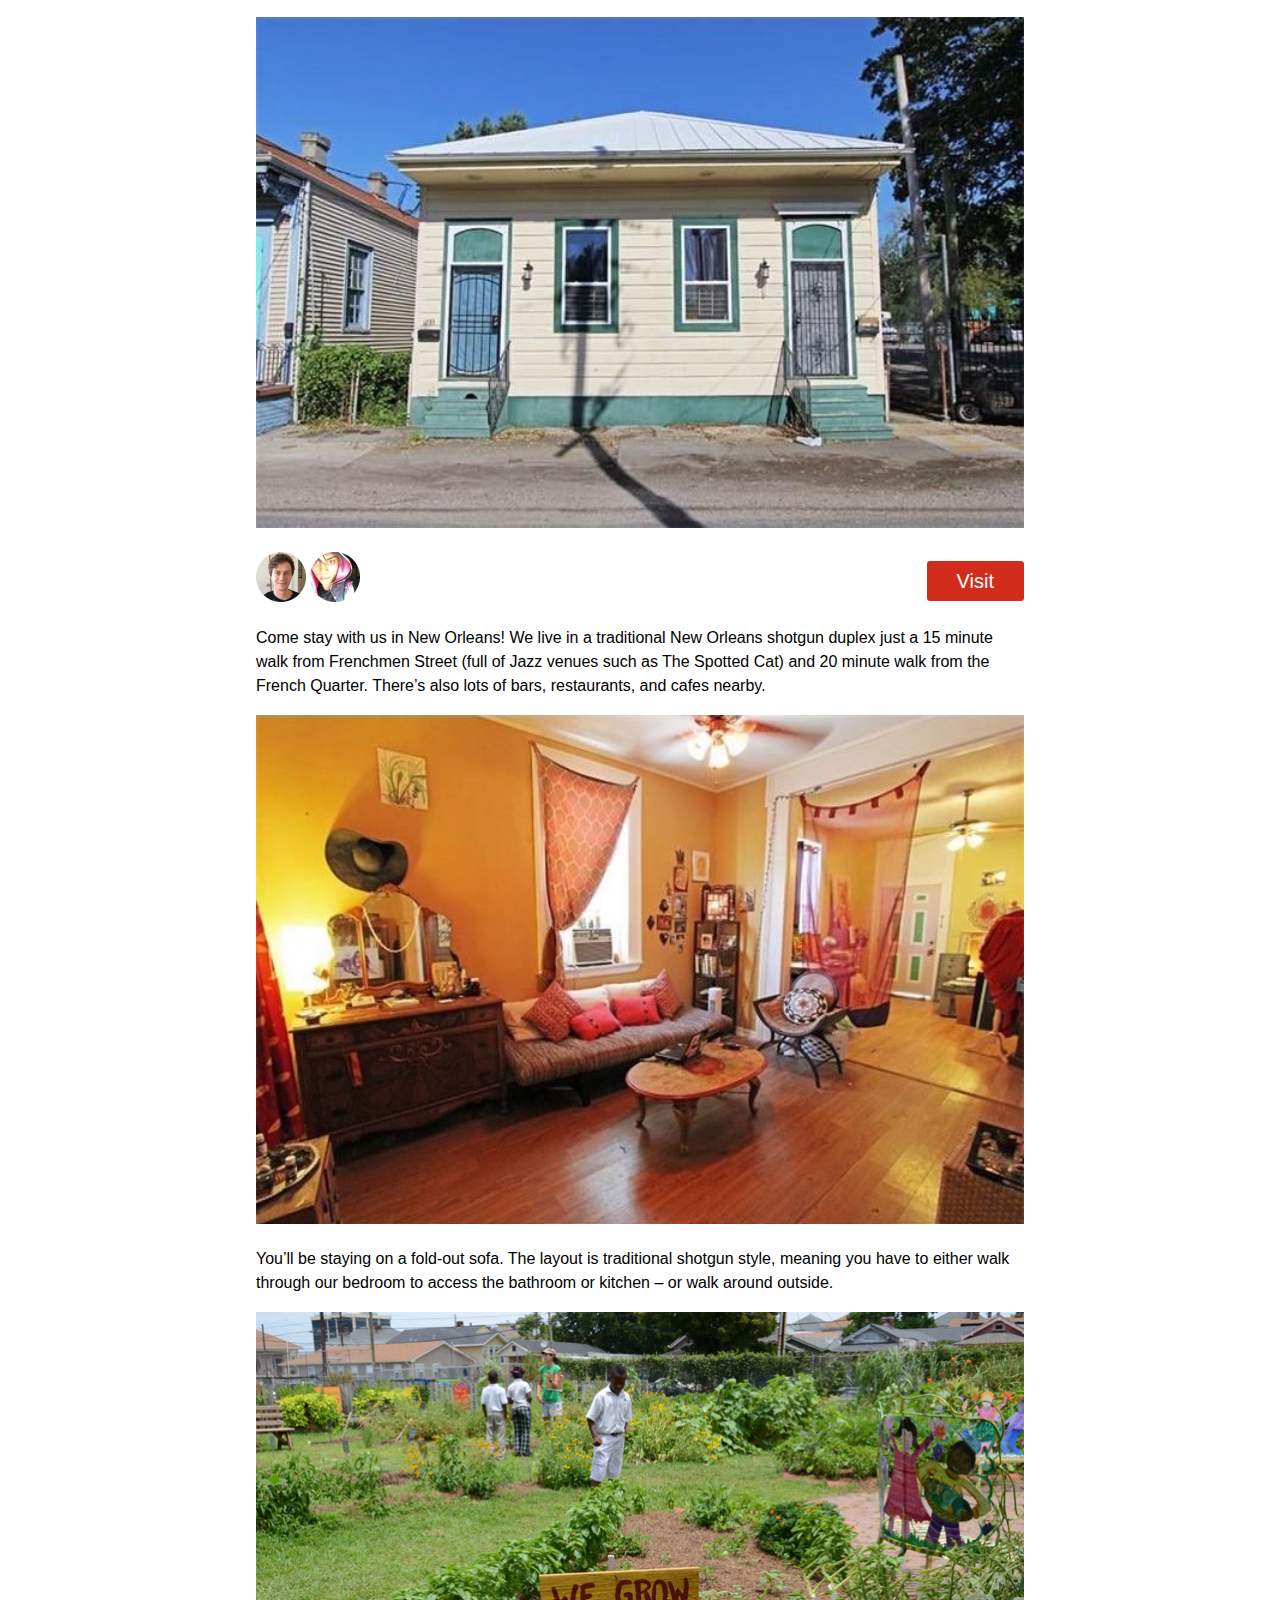
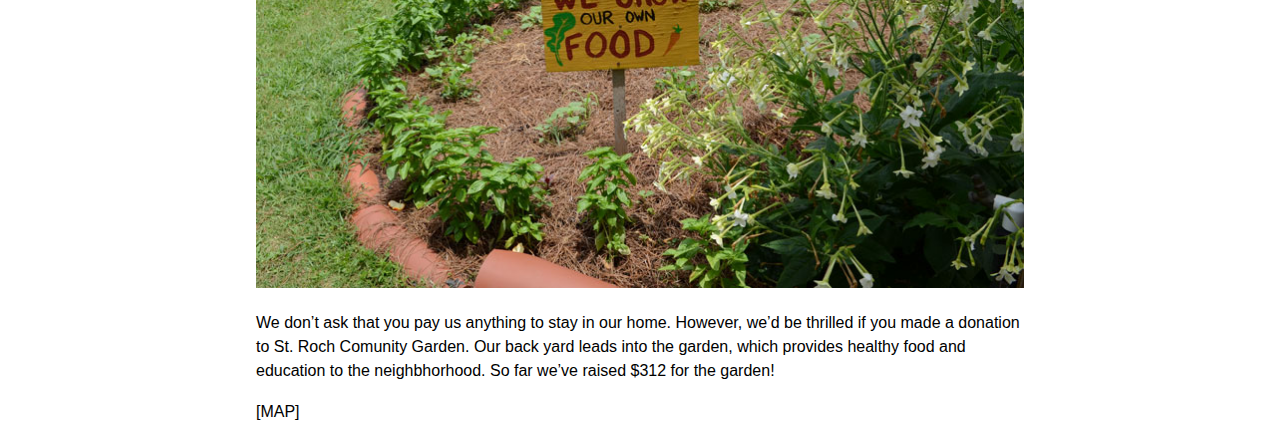
<file: index.html>
<!DOCTYPE html>
<html lang="en">
  <head>
    <meta charset="utf-8">
    <meta http-equiv="X-UA-Compatible" content="IE=Edge">
    <title>
      MNML
    </title>
    <meta name="author" content="mrmrs">
    <meta name="description" content="minimal template to building responsive websites with html5 and postcss">
    <meta name="viewport" content="width=device-width, initial-scale=1">
    <link rel="stylesheet" href="css/mnml.min.css">
  </head>
  <body>
    <main>
      <section>
        <img class="picture" src="images/house.jpg" />
      </section>

      <section class="summary">
        <ul class="hosts">
          <li title="Stan"><img class="avatar" src="images/stan.jpg" /></li>
          <li title="Tommy"><img class="avatar" src="images/tommy.jpg" /></li>
        </ul>
        <div class="cta">
          <a class="primary button" href="request.html">Visit</a>
        </div>
      </section>

      <section>
        <p>Come stay with us in New Orleans! We live in a traditional New Orleans shotgun duplex just a 15 minute walk from Frenchmen Street (full of Jazz venues such as The Spotted Cat) and 20 minute walk from the French Quarter. There’s also lots of bars, restaurants, and cafes nearby.</p>
      </section>

      <section>
        <img class="picture" src="images/room.jpeg" />
        <p>You’ll be staying on a fold-out sofa. The layout is traditional shotgun style, meaning you have to either walk through our bedroom to access the bathroom or kitchen – or walk around outside.</p>
      </section>

      <section>
        <img class="picture" src="images/nonprofit.jpg" />
        <p>We don’t ask that you pay us anything to stay in our home. However, we’d be thrilled if you made a donation to St. Roch Comunity Garden. Our back yard leads into the garden, which provides healthy food and education to the neighbhorhood. So far we’ve raised $312 for the garden!</p>
      </section>

      <section>
        [MAP]
      </section>
    </main>
  </body>
</html>
</file>
<file: css/mnml.min.css>
/*! normalize.css v3.0.2 | MIT License | git.io/normalize */
html{font-family:sans-serif;-ms-text-size-adjust:100%;-webkit-text-size-adjust:100%}body{margin:0}article,aside,details,figcaption,figure,footer,header,hgroup,main,menu,nav,section,summary{display:block}audio,canvas,progress,video{display:inline-block;vertical-align:baseline}audio:not([controls]){display:none;height:0}[hidden],template{display:none}a{background-color:transparent}a:active,a:hover{outline:0}abbr[title]{border-bottom:1px dotted}b,strong{font-weight:bold}dfn{font-style:italic}h1{font-size:2em;margin:0.67em 0}mark{background:#ff0;color:#000}small{font-size:80%}sub,sup{font-size:75%;line-height:0;position:relative;vertical-align:baseline}sup{top:-0.5em}sub{bottom:-0.25em}img{border:0}svg:not(:root){overflow:hidden}figure{margin:1em 40px}hr{box-sizing:content-box;height:0}pre{overflow:auto}code,kbd,pre,samp{font-family:monospace,monospace;font-size:1em}button,input,optgroup,select,textarea{color:inherit;font:inherit;margin:0}button{overflow:visible}button,select{text-transform:none}button,html input[type="button"],input[type="reset"],input[type="submit"]{-webkit-appearance:button;cursor:pointer}button[disabled],html input[disabled]{cursor:default}button::-moz-focus-inner,input::-moz-focus-inner{border:0;padding:0}input{line-height:normal}input[type="checkbox"],input[type="radio"]{box-sizing:border-box;padding:0}input[type="number"]::-webkit-inner-spin-button,input[type="number"]::-webkit-outer-spin-button{height:auto}input[type="search"]{-webkit-appearance:textfield;box-sizing:content-box}input[type="search"]::-webkit-search-cancel-button,input[type="search"]::-webkit-search-decoration{-webkit-appearance:none}fieldset{border:1px solid #c0c0c0;margin:0 2px;padding:0.35em 0.625em 0.75em}legend{border:0;padding:0}textarea{overflow:auto}optgroup{font-weight:bold}table{border-collapse:collapse;border-spacing:0}td,th{padding:0}:root{}html,body{height:100%}body{line-height:1.5}main{max-width:48em;margin:0 auto;padding:0 1em}section{margin:2ex 0}.picture{width:100%}.summary{display:-webkit-box;display:-ms-flexbox;display:flex}.hosts{-webkit-box-flex:1;-ms-flex:1;flex:1}.cta{-ms-flex-item-align:center;align-self:center}.button{font-size:125%;border-radius:3px;display:inline-block;padding:0 1.5em;text-decoration:none;line-height:2}.primary.button{background-color:#D22D1C;color:white}.avatar{width:50px;height:50px}ul{list-style:none;margin:0;padding:0}.hosts li{display:inline-block}h1{color:red}@media screen and (min-width:32em){}@media screen and (min-width:32em) and (max-width:64em){}@media screen and (min-width:64em){}
</file>
